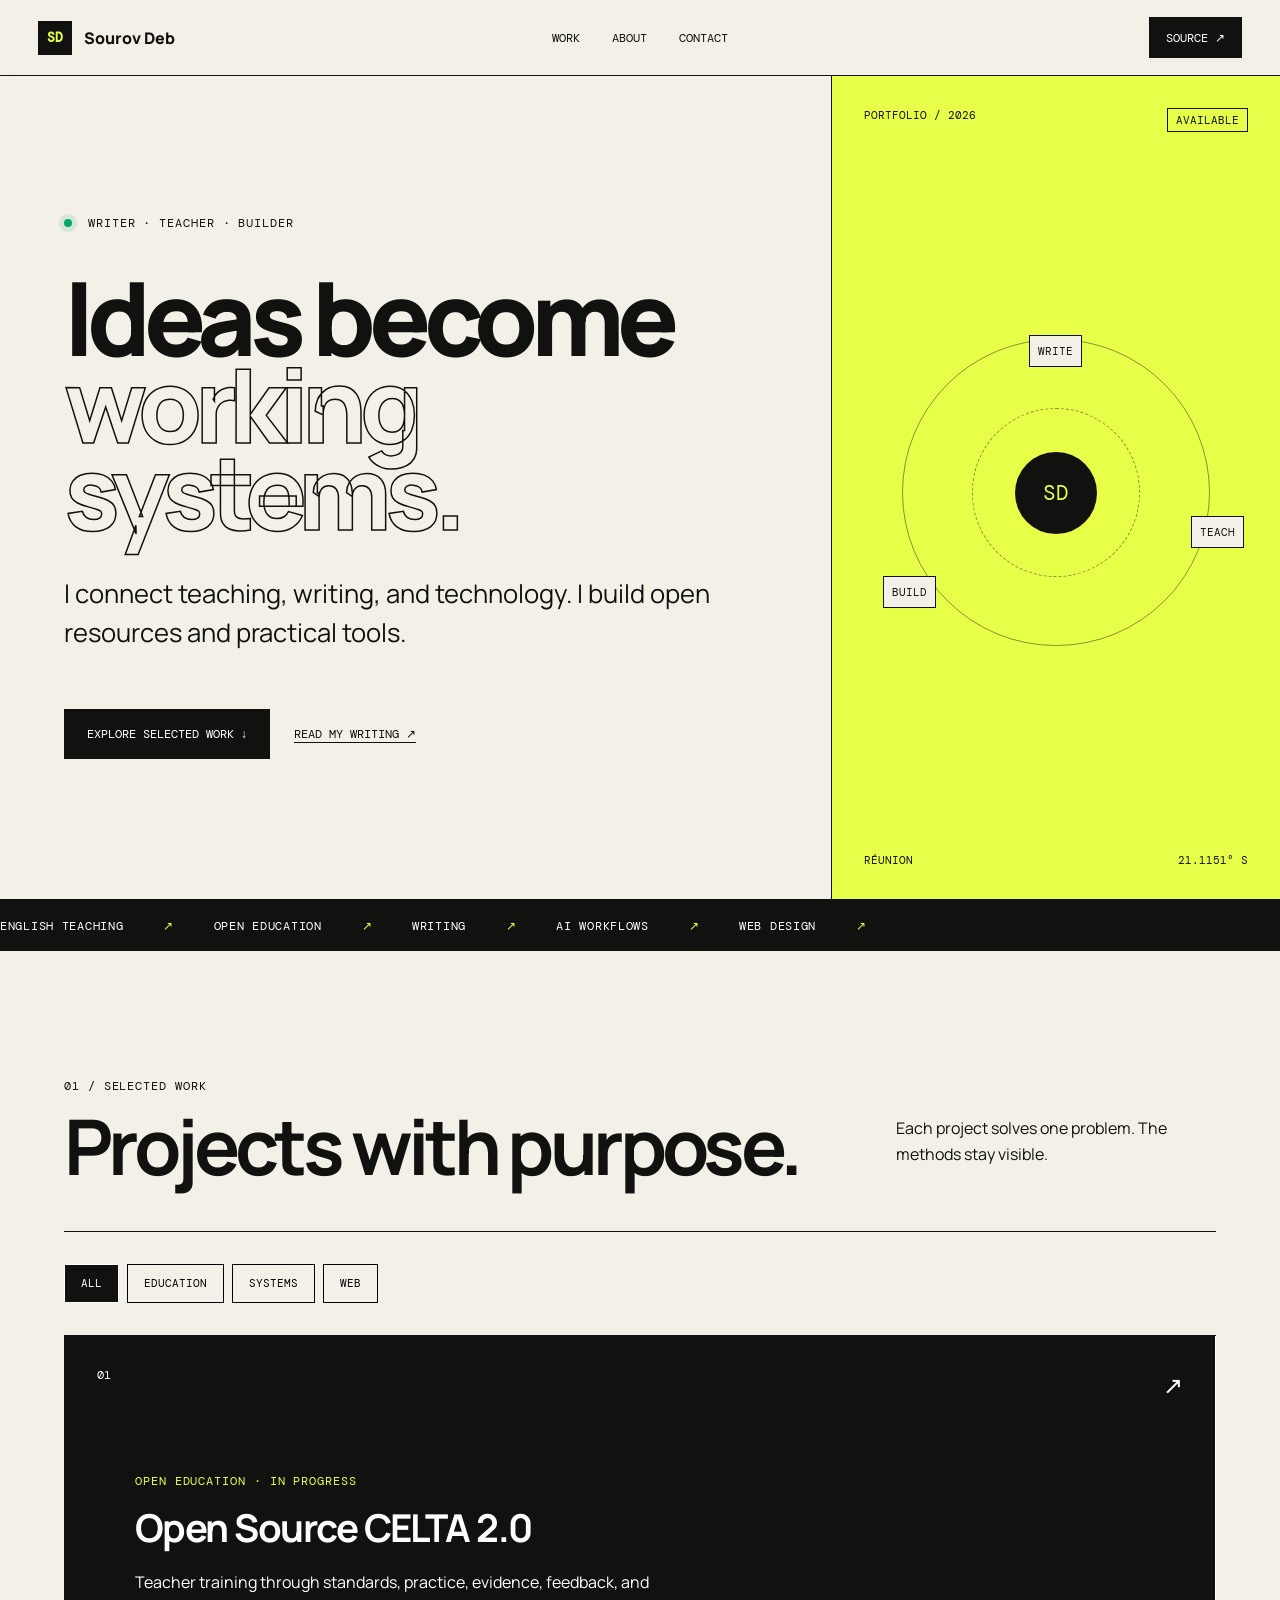
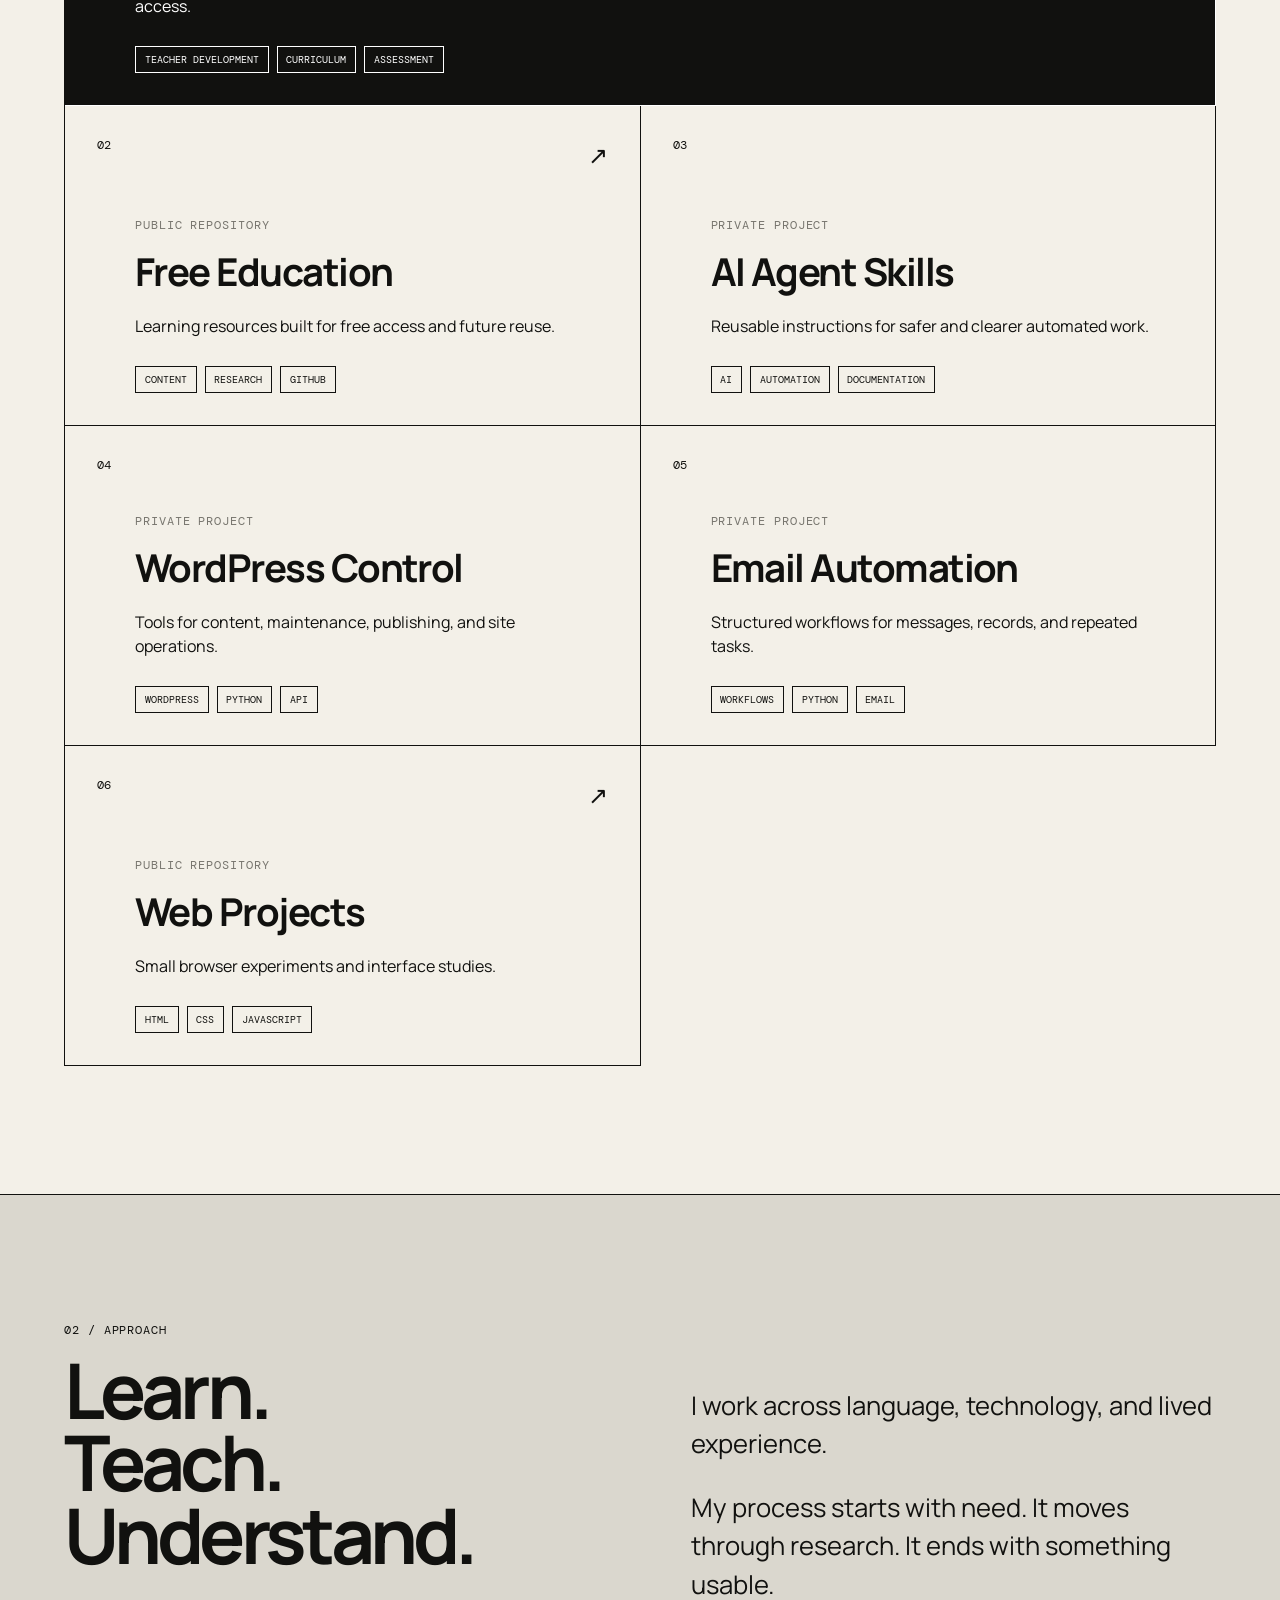
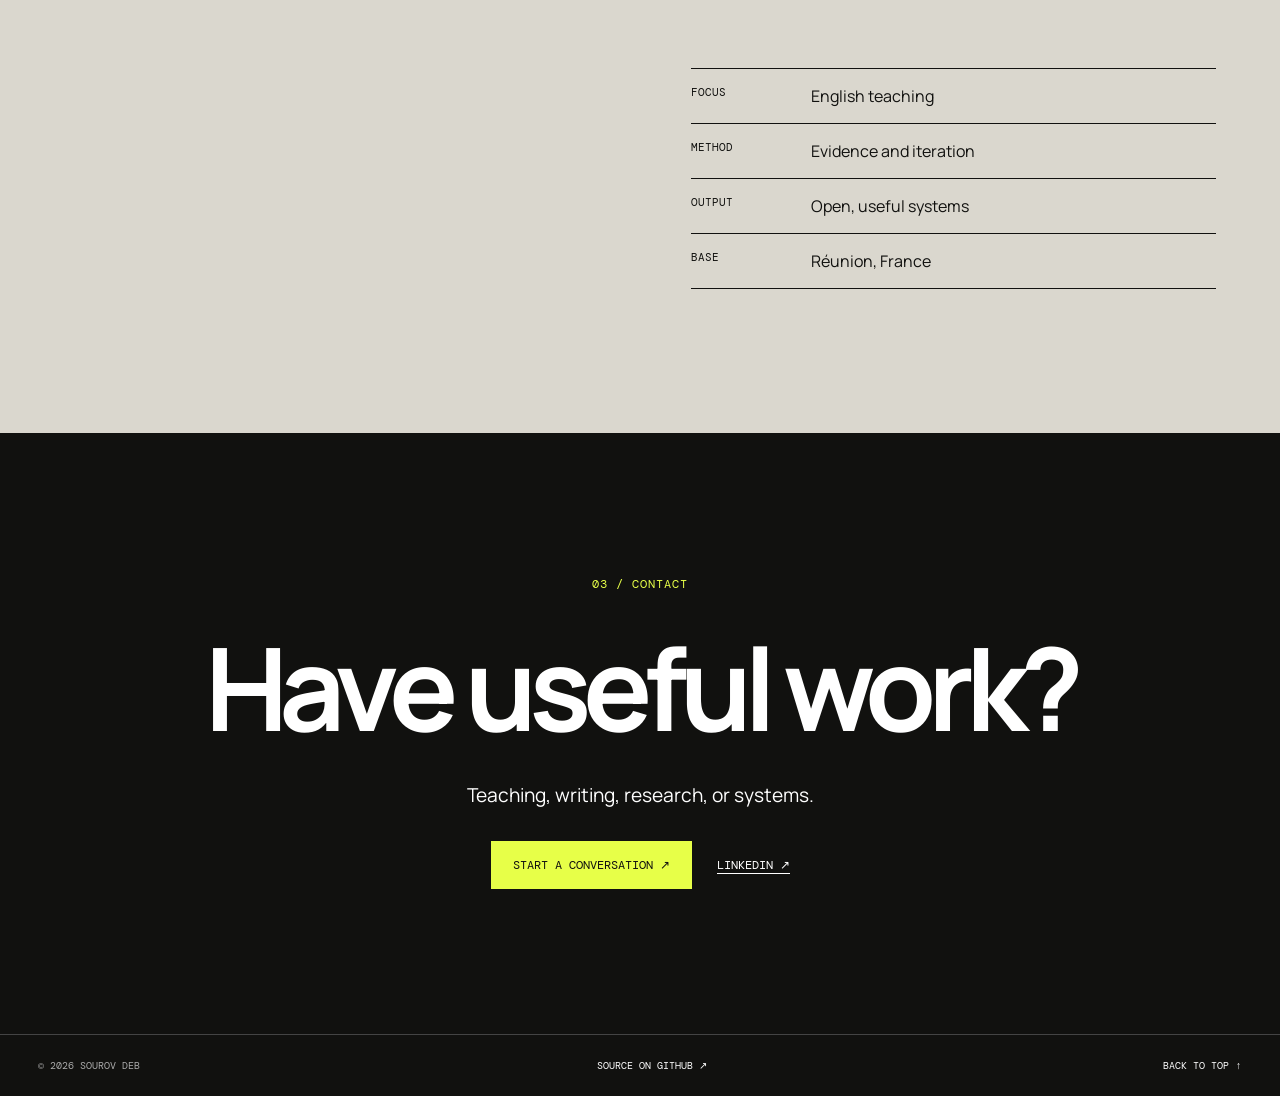
<file: index.html>
<!doctype html>
<html lang="en">
<head>
  <meta charset="utf-8">
  <meta name="viewport" content="width=device-width,initial-scale=1">
  <meta name="description" content="Sourov Deb's portfolio: teaching, writing, open education, and practical AI systems.">
  <meta name="theme-color" content="#e7ff48">
  <title>Sourov Deb — Portfolio</title>
  <link rel="icon" type="image/svg+xml" href="data:image/svg+xml,%3Csvg xmlns='http://www.w3.org/2000/svg' viewBox='0 0 64 64'%3E%3Crect width='64' height='64' fill='%23111111'/%3E%3Cpath d='M13 44V20h19c12 0 19 4 19 12s-7 12-19 12H13zm11-8h9c4 0 7-1 7-4s-3-4-7-4h-9v8z' fill='%23e7ff48'/%3E%3C/svg%3E">
  <link rel="preconnect" href="https://fonts.googleapis.com">
  <link rel="preconnect" href="https://fonts.gstatic.com" crossorigin>
  <link href="https://fonts.googleapis.com/css2?family=DM+Mono:wght@400;500&family=Manrope:wght@400;500;600;700;800&display=swap" rel="stylesheet">
  <link rel="stylesheet" href="styles.css">
</head>
<body>
  <a class="skip" href="#work">Skip to projects</a>
  <header class="topbar">
    <a class="brand" href="#top" aria-label="Sourov Deb, home">
      <span class="brand-mark">SD</span>
      <span>Sourov Deb</span>
    </a>
    <nav aria-label="Main navigation">
      <a href="#work">Work</a>
      <a href="#about">About</a>
      <a href="#contact">Contact</a>
    </nav>
    <a class="button small" href="https://github.com/sourovdeb/WEB-Projects" target="_blank" rel="noreferrer">Source ↗</a>
  </header>

  <main id="top">
    <section class="hero" aria-labelledby="hero-title">
      <div class="hero-copy">
        <p class="eyebrow"><span class="pulse"></span> Writer · Teacher · Builder</p>
        <h1 id="hero-title">Ideas become<br><span>working systems.</span></h1>
        <p class="lede">I connect teaching, writing, and technology. I build open resources and practical tools.</p>
        <div class="actions">
          <a class="button" href="#work">Explore selected work ↓</a>
          <a class="text-link" href="https://sourovdeb.com" target="_blank" rel="noreferrer">Read my writing ↗</a>
        </div>
      </div>
      <aside class="signal" aria-label="Portfolio overview">
        <div class="signal-top">
          <span>PORTFOLIO / 2026</span>
          <span class="status">AVAILABLE</span>
        </div>
        <div class="orbit" aria-hidden="true">
          <span class="orbit-ring ring-one"></span>
          <span class="orbit-ring ring-two"></span>
          <span class="node node-a">WRITE</span>
          <span class="node node-b">TEACH</span>
          <span class="node node-c">BUILD</span>
          <span class="core">SD</span>
        </div>
        <div class="signal-bottom">
          <span>RÉUNION</span><span>21.1151° S</span>
        </div>
      </aside>
    </section>

    <section class="ticker" aria-label="Skills">
      <div>ENGLISH TEACHING <i>↗</i> OPEN EDUCATION <i>↗</i> WRITING <i>↗</i> AI WORKFLOWS <i>↗</i> WEB DESIGN <i>↗</i></div>
    </section>

    <section class="work" id="work" aria-labelledby="work-title">
      <div class="section-head">
        <div><p class="eyebrow">01 / SELECTED WORK</p><h2 id="work-title">Projects with purpose.</h2></div>
        <p>Each project solves one problem. The methods stay visible.</p>
      </div>

      <div class="filters" role="group" aria-label="Filter projects">
        <button class="filter active" data-filter="all" aria-pressed="true">All</button>
        <button class="filter" data-filter="education" aria-pressed="false">Education</button>
        <button class="filter" data-filter="systems" aria-pressed="false">Systems</button>
        <button class="filter" data-filter="web" aria-pressed="false">Web</button>
      </div>

      <div class="project-grid">
        <article class="project featured" data-category="education">
          <div class="project-index">01</div>
          <div class="project-body">
            <p class="tag">OPEN EDUCATION · IN PROGRESS</p>
            <h3>Open Source CELTA 2.0</h3>
            <p>Teacher training through standards, practice, evidence, feedback, and access.</p>
            <div class="project-meta"><span>TEACHER DEVELOPMENT</span><span>CURRICULUM</span><span>ASSESSMENT</span></div>
          </div>
          <span class="project-arrow" aria-hidden="true">↗</span>
        </article>

        <a class="project" data-category="education" href="https://github.com/sourovdeb/free_education" target="_blank" rel="noreferrer">
          <div class="project-index">02</div>
          <div class="project-body">
            <p class="tag">PUBLIC REPOSITORY</p>
            <h3>Free Education</h3>
            <p>Learning resources built for free access and future reuse.</p>
            <div class="project-meta"><span>CONTENT</span><span>RESEARCH</span><span>GITHUB</span></div>
          </div>
          <span class="project-arrow" aria-hidden="true">↗</span>
        </a>

        <article class="project" data-category="systems">
          <div class="project-index">03</div>
          <div class="project-body">
            <p class="tag">PRIVATE PROJECT</p>
            <h3>AI Agent Skills</h3>
            <p>Reusable instructions for safer and clearer automated work.</p>
            <div class="project-meta"><span>AI</span><span>AUTOMATION</span><span>DOCUMENTATION</span></div>
          </div>
        </article>

        <article class="project" data-category="web">
          <div class="project-index">04</div>
          <div class="project-body">
            <p class="tag">PRIVATE PROJECT</p>
            <h3>WordPress Control</h3>
            <p>Tools for content, maintenance, publishing, and site operations.</p>
            <div class="project-meta"><span>WORDPRESS</span><span>PYTHON</span><span>API</span></div>
          </div>
        </article>

        <article class="project" data-category="systems">
          <div class="project-index">05</div>
          <div class="project-body">
            <p class="tag">PRIVATE PROJECT</p>
            <h3>Email Automation</h3>
            <p>Structured workflows for messages, records, and repeated tasks.</p>
            <div class="project-meta"><span>WORKFLOWS</span><span>PYTHON</span><span>EMAIL</span></div>
          </div>
        </article>

        <a class="project" data-category="web" href="https://github.com/sourovdeb/WEB-Projects" target="_blank" rel="noreferrer">
          <div class="project-index">06</div>
          <div class="project-body">
            <p class="tag">PUBLIC REPOSITORY</p>
            <h3>Web Projects</h3>
            <p>Small browser experiments and interface studies.</p>
            <div class="project-meta"><span>HTML</span><span>CSS</span><span>JAVASCRIPT</span></div>
          </div>
          <span class="project-arrow" aria-hidden="true">↗</span>
        </a>
      </div>
    </section>

    <section class="about" id="about" aria-labelledby="about-title">
      <div><p class="eyebrow">02 / APPROACH</p><h2 id="about-title">Learn.<br>Teach.<br>Understand.</h2></div>
      <div class="about-copy">
        <p>I work across language, technology, and lived experience.</p>
        <p>My process starts with need. It moves through research. It ends with something usable.</p>
        <dl>
          <div><dt>FOCUS</dt><dd>English teaching</dd></div>
          <div><dt>METHOD</dt><dd>Evidence and iteration</dd></div>
          <div><dt>OUTPUT</dt><dd>Open, useful systems</dd></div>
          <div><dt>BASE</dt><dd>Réunion, France</dd></div>
        </dl>
      </div>
    </section>

    <section class="contact" id="contact" aria-labelledby="contact-title">
      <p class="eyebrow">03 / CONTACT</p>
      <h2 id="contact-title">Have useful work?</h2>
      <p>Teaching, writing, research, or systems.</p>
      <div class="actions center">
        <a class="button light" href="mailto:sourovdeb.is@gmail.com">Start a conversation ↗</a>
        <a class="text-link light-link" href="https://www.linkedin.com/in/sourovdeb/" target="_blank" rel="noreferrer">LinkedIn ↗</a>
      </div>
    </section>
  </main>

  <footer><span>© <span id="year"></span> SOUROV DEB</span><a href="https://github.com/sourovdeb/WEB-Projects" target="_blank" rel="noreferrer">SOURCE ON GITHUB ↗</a><a href="#top">BACK TO TOP ↑</a></footer>
  <script src="script.js"></script>
</body>
</html>
</file>
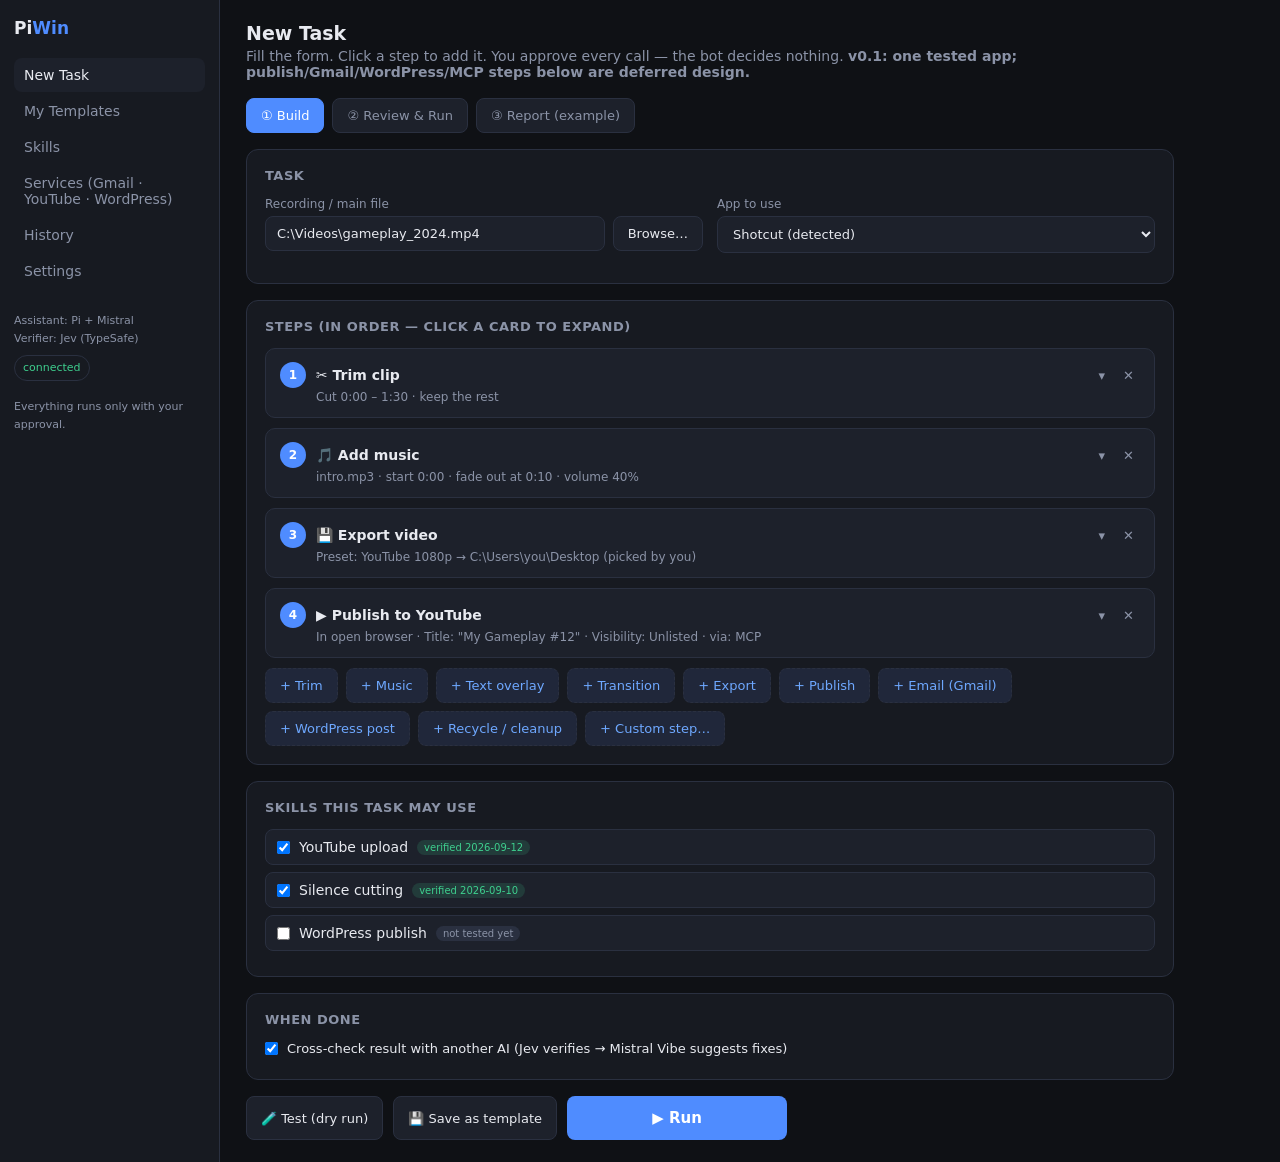
<file: pi-windows-agent/mockup/index.html>
<!DOCTYPE html>
<html lang="en">
<head>
<meta charset="UTF-8">
<meta name="viewport" content="width=device-width, initial-scale=1.0">
<title>PiWin — UI Mockup</title>
<style>
  :root{
    --bg:#0f1115;--panel:#171a21;--card:#1d212b;--line:#2a3040;
    --txt:#e8eaf0;--mut:#8b93a7;--acc:#4f8cff;--acc2:#6ea8ff;
    --ok:#3ecf8e;--warn:#f5b83d;--bad:#ef5b5b;
  }
  *{box-sizing:border-box;margin:0;padding:0;font-family:"Segoe UI",system-ui,sans-serif}
  body{background:var(--bg);color:var(--txt);font-size:14px}
  .app{display:grid;grid-template-columns:220px 1fr;min-height:100vh}
  /* sidebar */
  .side{background:var(--panel);border-right:1px solid var(--line);padding:18px 14px}
  .logo{font-weight:700;font-size:17px;margin-bottom:20px}
  .logo span{color:var(--acc)}
  .nav a{display:block;padding:9px 10px;border-radius:8px;color:var(--mut);text-decoration:none;margin-bottom:2px}
  .nav a.on{background:var(--card);color:var(--txt)}
  .nav a:hover{color:var(--txt)}
  .foot{margin-top:24px;font-size:11px;color:var(--mut);line-height:1.6}
  .mode{display:inline-block;margin-top:8px;padding:3px 8px;border:1px solid var(--line);border-radius:20px;font-size:11px;color:var(--ok)}
  /* main */
  .main{padding:22px 26px;max-width:980px}
  h1{font-size:19px;margin-bottom:4px}
  .sub{color:var(--mut);margin-bottom:18px}
  .panel{background:var(--panel);border:1px solid var(--line);border-radius:12px;padding:18px;margin-bottom:16px}
  .panel h2{font-size:13px;text-transform:uppercase;letter-spacing:.5px;color:var(--mut);margin-bottom:14px}
  .row{display:flex;gap:14px;flex-wrap:wrap;margin-bottom:12px}
  .f{flex:1;min-width:200px}
  label{display:block;font-size:12px;color:var(--mut);margin-bottom:5px}
  input[type=text],select,textarea{width:100%;background:var(--card);border:1px solid var(--line);border-radius:8px;color:var(--txt);padding:9px 11px;font-size:13px}
  .picker{display:flex;gap:8px;align-items:center}
  .picker input{flex:1}
  button{cursor:pointer;border:none;border-radius:8px;font-size:13px;padding:9px 14px}
  .btn-sec{background:var(--card);color:var(--txt);border:1px solid var(--line)}
  .btn-acc{background:var(--acc);color:#fff;font-weight:600}
  .btn-acc.big{width:100%;padding:13px;font-size:15px}
  .btn-ok{background:var(--ok);color:#08281a;font-weight:600}
  .btn-stop{background:transparent;border:1px solid var(--bad);color:var(--bad)}
  /* steps */
  .step{background:var(--card);border:1px solid var(--line);border-radius:10px;padding:13px 14px;margin-bottom:10px}
  .step .head{display:flex;align-items:center;gap:10px}
  .num{width:26px;height:26px;border-radius:50%;background:var(--acc);color:#fff;display:flex;align-items:center;justify-content:center;font-size:12px;font-weight:700;flex-shrink:0}
  .sname{font-weight:600}
  .sdesc{color:var(--mut);font-size:12px;margin:2px 0 0 36px}
  .right{margin-left:auto;display:flex;gap:6px}
  .icon{background:transparent;border:none;color:var(--mut);font-size:13px;padding:4px 6px}
  .icon:hover{color:var(--txt)}
  .assist{margin:10px 0 0 36px;border-top:1px dashed var(--line);padding-top:10px}
  .assist .t{font-size:12px;color:var(--warn);margin-bottom:8px}
  .assist textarea{min-height:48px;font-size:12px}
  .chips{display:flex;gap:6px;flex-wrap:wrap;margin-top:8px}
  .chip{font-size:11px;padding:3px 9px;border-radius:20px;background:#232839;color:var(--mut)}
  .chip.r{color:var(--acc2);cursor:pointer}
  .steps-add{display:flex;gap:8px;flex-wrap:wrap;margin-top:4px}
  .steps-add button{background:#20273a;color:var(--acc2);border:1px dashed var(--line)}
  /* skills */
  .skill{display:flex;align-items:center;gap:9px;background:var(--card);border:1px solid var(--line);border-radius:8px;padding:9px 11px;margin-bottom:7px}
  .badge{font-size:10px;padding:2px 7px;border-radius:20px;background:rgba(62,207,142,.15);color:var(--ok)}
  .badge.none{background:#2a3040;color:var(--mut)}
  /* checklist run view */
  .run{display:none}
  .bar{position:sticky;top:0;background:var(--panel);border:1px solid var(--line);border-radius:12px;padding:12px 16px;display:flex;align-items:center;gap:12px;margin-bottom:16px;z-index:5}
  .bar .st{font-weight:600}
  .bar .prog{flex:1;height:7px;background:var(--card);border-radius:6px;overflow:hidden}
  .bar .prog i{display:block;height:100%;background:var(--acc);width:38%}
  .rstep{display:flex;align-items:center;gap:12px;background:var(--card);border:1px solid var(--line);border-radius:10px;padding:12px 14px;margin-bottom:8px}
  .dot{width:22px;height:22px;border-radius:50%;display:flex;align-items:center;justify-content:center;font-size:11px;flex-shrink:0}
  .done{background:var(--ok);color:#08281a}
  .wait{background:#2a3040;color:var(--mut)}
  .act{background:var(--acc);color:#fff;animation:pulse 1.2s infinite}
  @keyframes pulse{50%{opacity:.55}}
  .res{margin-left:auto;color:var(--mut);font-size:12px}
  .res.ok{color:var(--ok)}
  .gate{margin-left:auto}
  .confirm{background:rgba(245,184,61,.07);border:1px solid rgba(245,184,61,.4);border-radius:10px;padding:12px 14px;margin-bottom:8px;font-size:13px}
  .confirm b{color:var(--warn)}
  .report .score{font-size:26px;font-weight:700;color:var(--ok)}
  .report .grid{display:grid;grid-template-columns:1fr 1fr;gap:10px;margin:14px 0}
  .report .cell{background:var(--card);border:1px solid var(--line);border-radius:8px;padding:10px 12px;font-size:12px}
  .fix{display:flex;align-items:center;gap:10px;background:var(--card);border:1px solid var(--line);border-left:3px solid var(--warn);border-radius:8px;padding:10px 12px;margin-bottom:8px;font-size:13px}
  .tabs{display:flex;gap:8px;margin-bottom:16px}
  .tabs button{background:var(--card);border:1px solid var(--line);color:var(--mut)}
  .tabs button.on{background:var(--acc);border-color:var(--acc);color:#fff}
</style>
</head>
<body>
<div class="app">
  <div class="side">
    <div class="logo">Pi<span>Win</span></div>
    <div class="nav">
      <a href="#" class="on">New Task</a>
      <a href="#">My Templates</a>
      <a href="#">Skills</a>
      <a href="#">Services (Gmail · YouTube · WordPress)</a>
      <a href="#">History</a>
      <a href="#">Settings</a>
    </div>
    <div class="foot">
      Assistant: Pi + Mistral<br>
      Verifier: Jev (TypeSafe) <span class="mode">connected</span><br><br>
      Everything runs only with your approval.
    </div>
  </div>

  <div class="main">

  <!-- ================= BUILD TAB ================= -->
  <div id="build">
    <h1>New Task</h1>
    <div class="sub">Fill the form. Click a step to add it. You approve every call — the bot decides nothing. <b>v0.1: one tested app; publish/Gmail/WordPress/MCP steps below are deferred design.</b></div>

    <div class="tabs">
      <button data-tab="build" class="on" onclick="show('build')">① Build</button>
      <button data-tab="run" onclick="show('run')">② Review &amp; Run</button>
      <button data-tab="report" onclick="show('report')">③ Report (example)</button>
    </div>

    <div class="panel">
      <h2>Task</h2>
      <div class="row">
        <div class="f">
          <label>Recording / main file</label>
          <div class="picker"><input type="text" value="C:\Videos\gameplay_2024.mp4"><button class="btn-sec">Browse…</button></div>
        </div>
        <div class="f">
          <label>App to use</label>
          <select><option>Shotcut (detected)</option><option>Clipchamp (detected)</option><option>Other…</option></select>
        </div>
      </div>
    </div>

    <div class="panel">
      <h2>Steps (in order — click a card to expand)</h2>

      <div class="step">
        <div class="head"><div class="num">1</div><div><div class="sname">✂️ Trim clip</div></div>
          <div class="right"><button class="icon" onclick="tog(this)">▾</button><button class="icon" onclick="del(this)">✕</button></div></div>
        <div class="sdesc">Cut 0:00 – 1:30 · keep the rest</div>
        <div class="assist" style="display:none">
          <div class="t">⚠ If there's a problem… (your references &amp; alternatives)</div>
          <textarea>Ref: screenshot of Shotcut timeline. Alt: if the clip won't split at 1:30, split at nearest keyframe.</textarea>
          <div class="chips"><span class="chip r">📎 screenshot_timeline.png</span><span class="chip r">🔗 how-to: cutting in Shotcut</span></div>
        </div>
      </div>

      <div class="step">
        <div class="head"><div class="num">2</div><div><div class="sname">🎵 Add music</div></div>
          <div class="right"><button class="icon" onclick="tog(this)">▾</button><button class="icon" onclick="del(this)">✕</button></div></div>
        <div class="sdesc">intro.mp3 · start 0:00 · fade out at 0:10 · volume 40%</div>
        <div class="assist" style="display:none">
          <div class="t">⚠ If there's a problem… (your references &amp; alternatives)</div>
          <textarea>Alt: if intro.mp3 is too loud, use music_soft.mp3 instead.</textarea>
          <div class="chips"><span class="chip r">🎵 music_soft.mp3</span></div>
        </div>
      </div>

      <div class="step">
        <div class="head"><div class="num">3</div><div><div class="sname">💾 Export video</div></div>
          <div class="right"><button class="icon" onclick="tog(this)">▾</button><button class="icon" onclick="del(this)">✕</button></div></div>
        <div class="sdesc">Preset: YouTube 1080p → C:\Users\you\Desktop (picked by you)</div>
        <div class="assist" style="display:none">
          <div class="t">⚠ If there's a problem…</div>
          <textarea>Alt: export 720p if export takes longer than 10 minutes.</textarea>
        </div>
      </div>

      <div class="step">
        <div class="head"><div class="num">4</div><div><div class="sname">▶ Publish to YouTube</div></div>
          <div class="right"><button class="icon" onclick="tog(this)">▾</button><button class="icon" onclick="del(this)">✕</button></div></div>
        <div class="sdesc">In open browser · Title: "My Gameplay #12" · Visibility: Unlisted · via: MCP</div>
        <div class="assist" style="display:none">
          <div class="t">⚠ If there's a problem…</div>
          <textarea>Alt: if upload page is stuck, use YouTube API instead of browser.</textarea>
        </div>
      </div>

      <div class="steps-add">
        <button onclick="addStep(this)">+ Trim</button><button onclick="addStep(this)">+ Music</button><button onclick="addStep(this)">+ Text overlay</button><button onclick="addStep(this)">+ Transition</button>
        <button onclick="addStep(this)">+ Export</button><button onclick="addStep(this)">+ Publish</button><button onclick="addStep(this)">+ Email (Gmail)</button>
        <button onclick="addStep(this)">+ WordPress post</button><button onclick="addStep(this)">+ Recycle / cleanup</button><button onclick="addStep(this)">+ Custom step…</button>
      </div>
    </div>

    <div class="panel">
      <h2>Skills this task may use</h2>
      <div class="skill"><input type="checkbox" checked> <span>YouTube upload</span> <span class="badge">verified 2026-09-12</span></div>
      <div class="skill"><input type="checkbox" checked> <span>Silence cutting</span> <span class="badge">verified 2026-09-10</span></div>
      <div class="skill"><input type="checkbox"> <span>WordPress publish</span> <span class="badge none">not tested yet</span></div>
    </div>

    <div class="panel">
      <h2>When done</h2>
      <label style="display:flex;gap:9px;align-items:center;font-size:13px;color:var(--txt)">
        <input type="checkbox" checked> Cross-check result with another AI (Jev verifies → Mistral Vibe suggests fixes)
      </label>
    </div>

    <div style="display:flex;gap:10px">
      <button class="btn-sec" onclick="showRun()">🧪 Test (dry run)</button>
      <button class="btn-sec">💾 Save as template</button>
      <button class="btn-acc big" style="max-width:220px" onclick="showRun()">▶ Run</button>
    </div>
  </div>

  <!-- ================= RUN TAB ================= -->
  <div class="run" id="run">
    <h1>Review &amp; Run</h1>
    <div class="sub">Jev checked every step against your form. Red = something beyond your request — you decide.</div>

    <div class="tabs">
      <button data-tab="build" onclick="show('build')">① Build</button>
      <button data-tab="run" class="on" onclick="show('run')">② Review &amp; Run</button>
      <button data-tab="report" onclick="show('report')">③ Report (example)</button>
    </div>

    <div class="confirm" style="border-color:rgba(239,91,91,.5);background:rgba(239,91,91,.07)">
      <b>Jev flag 78%:</b> Step 5 "Add end screen" was not in your form — steps you did not ask for are <b>removed by default</b>. To keep it, edit the form so it is explicitly yours. &nbsp;
      <button class="btn-ok" style="padding:4px 10px" onclick="alert('Step 5 is removed from the plan. (Steps you did not ask for are removed by default.)')">Remove (default)</button>
      <button class="btn-stop" style="padding:4px 10px">Edit form to keep it</button>
    </div>

    <div class="bar">
      <span class="st">Running step 2 of 5 (steps 3–4 not started: each call needs your approval)</span>
      <div class="prog"><i></i></div>
      <button class="btn-stop">⏸ Pause</button><button class="btn-stop">■ Stop</button>
    </div>

    <div class="rstep"><div class="dot done">✓</div><div>1. Trim clip — cut 0:00–1:30 in Shotcut</div><div class="res ok">done · screenshot</div></div>
    <div class="rstep"><div class="dot act">…</div><div>2. Add music — intro.mp3 at 0:00</div><div class="res">working…</div></div>
    <div class="rstep"><div class="dot wait">3</div><div>3. Export video → Desktop</div><div class="res"></div><div class="gate"><button class="btn-sec" style="padding:5px 10px" onclick="approve(this)">Approve</button></div></div>
    <div class="rstep"><div class="dot wait">4</div><div>4. Publish to YouTube (Unlisted)</div><div class="res"></div><div class="gate"><button class="btn-sec" style="padding:5px 10px" onclick="approve(this)">Approve</button></div></div>

    <div class="confirm">
      <b>Step 4 needs your confirmation:</b> "About to publish <b>My Gameplay #12</b> as <b>Unlisted</b> to your channel.
      This cannot be undone." — type the video title to confirm: <input type="text" style="width:200px;display:inline-block">
    </div>
  </div>

  <!-- ================= REPORT TAB ================= -->
  <div class="run report" id="report">
    <h1>Task Report</h1>
    <div class="sub">Everything finished — verified by Jev, fixes (if any) suggested by Mistral Vibe.</div>

    <div class="tabs">
      <button data-tab="build" onclick="show('build')">① Build</button>
      <button data-tab="run" onclick="show('run')">② Review &amp; Run</button>
      <button data-tab="report" class="on" onclick="show('report')">③ Report (example)</button>
    </div>

    <div class="panel">
      <div class="score">5 / 5 steps complete ✓</div>
      <div style="color:var(--mut)">Video link: <span style="color:var(--acc2)">youtu.be/xK92jf…</span> (click to copy)</div>
      <div class="grid">
        <div class="cell"><b>Jev verification:</b><br>All requested steps completed. Nothing extra was done.<br>Confidence: 96%</div>
        <div class="cell"><b>Cross-check AI:</b><br>Mistral Vibe reviewed the run log.<br>No issues found.</div>
      </div>
    </div>

    <div class="panel">
      <h2>Fix suggestions (only if Jev flags something)</h2>
      <div class="fix">🔊 Music slightly loud at 0:45 — re-export at 35% volume? <button class="btn-ok" style="margin-left:auto;padding:5px 12px">Run fix</button><button class="btn-stop" style="padding:5px 12px">Ignore</button></div>
      <div style="color:var(--mut);font-size:12px">Fixes run as new tasks through the dispatcher guard — same approvals apply.</div>
    </div>
  </div>

  </div>
</div>

<script>
function tog(b){const a=b.closest('.step').querySelector('.assist');a.style.display=a.style.display==='none'?'block':'none';}
function del(b){if(confirm('Remove this step from the task?'))b.closest('.step').remove();renumber();}
let stepno=5;
function addStep(b){stepno++;const d=document.createElement('div');d.className='step';d.innerHTML='<div class="head"><div class="num">'+stepno+'</div><div><div class="sname">'+b.textContent.replace('+ ','')+'</div></div><div class="right"><button class="icon" onclick="tog(this)">▾</button><button class="icon" onclick="del(this)">✕</button></div></div><div class="sdesc">(new step — fill its fields)</div><div class="assist" style="display:none"><div class="t">⚠ If there\'s a problem… (your references &amp; alternatives)</div><textarea></textarea></div>';
document.querySelector('.panel .step').parentNode.insertBefore(d,document.querySelector('.steps-add'));
renumber();}
function renumber(){document.querySelectorAll('.step .num').forEach((n,i)=>n.textContent=i+1);}
function approve(b){const r=b.closest('.rstep');const gate=b.parentNode;const res=r.querySelector('.res');gate.remove();if(res){res.className='res ok';res.textContent='approved — waiting';}}
const TABS=[['build','① Build'],['run','② Review & Run'],['report','③ Report (example)']];
function show(id){['build','run','report'].forEach(x=>document.getElementById(x).style.display=x===id?'block':'none');
document.querySelectorAll('.tabs').forEach(t=>{[...t.children].forEach((btn,i)=>btn.classList.toggle('on',t.children[i].dataset.tab===id));});}
function showBuild(){show('build')}
function showRun(){show('run')}
function showReport(){show('report')}
</script>
</body>
</html>
</file>
<file: styles.css>
:root{--ink:#11110f;--paper:#f3f0e8;--acid:#e7ff48;--muted:#77756e;--line:rgba(17,17,15,.2);--mono:"DM Mono",monospace;--sans:"Manrope",sans-serif}*{box-sizing:border-box}html{scroll-behavior:smooth}body{margin:0;background:var(--paper);color:var(--ink);font-family:var(--sans);font-size:16px}.skip{position:fixed;left:1rem;top:-5rem;background:var(--acid);color:#000;padding:.75rem;z-index:99}.skip:focus{top:1rem}a{color:inherit;text-decoration:none}.topbar{height:76px;border-bottom:1px solid var(--ink);display:grid;grid-template-columns:1fr auto 1fr;align-items:center;padding:0 3vw;position:sticky;top:0;background:rgba(243,240,232,.94);backdrop-filter:blur(12px);z-index:20}.brand{display:flex;gap:.75rem;align-items:center;font-weight:800}.brand-mark{display:grid;place-items:center;width:34px;height:34px;background:var(--ink);color:var(--acid);font-family:var(--mono);font-size:.8rem}.topbar nav{display:flex;gap:2rem;font-family:var(--mono);font-size:.75rem;text-transform:uppercase}.topbar nav a:hover{text-decoration:underline}.topbar>.button{justify-self:end}.button{display:inline-flex;align-items:center;justify-content:center;background:var(--ink);color:white;padding:1rem 1.35rem;font-family:var(--mono);font-size:.75rem;text-transform:uppercase;border:1px solid var(--ink);transition:.18s}.button:hover{background:var(--acid);color:var(--ink)}.button.small{padding:.7rem 1rem}.hero{min-height:calc(100vh - 76px);display:grid;grid-template-columns:1.3fr .7fr;border-bottom:1px solid var(--ink)}.hero-copy{display:flex;flex-direction:column;justify-content:center;padding:8vw 5vw;border-right:1px solid var(--ink)}.eyebrow,.tag{font-family:var(--mono);font-size:.72rem;letter-spacing:.08em;text-transform:uppercase}.pulse{display:inline-block;width:8px;height:8px;border-radius:50%;background:#00a56a;margin-right:.5rem;box-shadow:0 0 0 5px rgba(0,165,106,.12)}h1,h2,h3,p{margin-top:0}h1{font-size:clamp(3.2rem,8vw,8.4rem);line-height:.85;letter-spacing:-.07em;margin:2rem 0 2.5rem;font-weight:800}h1 span{-webkit-text-stroke:1.5px var(--ink);color:transparent}.lede{max-width:650px;font-size:clamp(1.1rem,2vw,1.6rem);line-height:1.5}.actions{display:flex;align-items:center;gap:1.5rem;margin-top:2rem}.text-link{font-family:var(--mono);font-size:.78rem;text-transform:uppercase;border-bottom:1px solid}.signal{display:flex;flex-direction:column;justify-content:space-between;background:var(--acid);padding:2rem;font-family:var(--mono);font-size:.7rem}.signal-top,.signal-bottom{display:flex;justify-content:space-between}.status{padding:.25rem .5rem;border:1px solid}.orbit{position:relative;aspect-ratio:1;display:grid;place-items:center;max-width:480px;margin:auto;width:100%}.orbit-ring{position:absolute;border:1px solid rgba(17,17,15,.45);border-radius:50%}.ring-one{inset:10%;animation:spin 28s linear infinite}.ring-two{inset:28%;border-style:dashed;animation:spin 18s linear reverse infinite}.core{display:grid;place-items:center;width:82px;height:82px;background:var(--ink);color:var(--acid);border-radius:50%;font-size:1.3rem}.node{position:absolute;background:var(--paper);border:1px solid;padding:.5rem}.node-a{top:9%;left:43%}.node-b{right:1%;top:56%}.node-c{left:5%;bottom:20%}@keyframes spin{to{transform:rotate(360deg)}}.ticker{overflow:hidden;background:var(--ink);color:white;padding:1.1rem 0;white-space:nowrap;font-family:var(--mono);font-size:.75rem;letter-spacing:.06em}.ticker div{width:max-content;animation:marquee 25s linear infinite}.ticker i{color:var(--acid);font-style:normal;margin:0 2rem}@keyframes marquee{to{transform:translateX(-30%)}}.work{padding:8rem 5vw}.section-head{display:grid;grid-template-columns:1fr 320px;gap:3rem;align-items:end;padding-bottom:3rem;border-bottom:1px solid}.section-head h2,.about h2{font-size:clamp(2.8rem,6vw,6.2rem);line-height:.95;letter-spacing:-.06em;margin:1rem 0 0}.section-head>p{line-height:1.6}.filters{display:flex;gap:.5rem;margin:2rem 0}.filter{border:1px solid;background:transparent;padding:.7rem 1rem;font-family:var(--mono);font-size:.7rem;text-transform:uppercase;cursor:pointer}.filter:hover,.filter.active{background:var(--ink);color:white}.project-grid{display:grid;grid-template-columns:1fr 1fr;border-top:1px solid;border-left:1px solid}.project{min-height:320px;border-right:1px solid;border-bottom:1px solid;padding:2rem;display:grid;grid-template-columns:auto 1fr auto;gap:1.5rem;position:relative;transition:.2s}.project:hover{background:var(--acid)}.project.featured{grid-column:1/-1;min-height:370px;background:var(--ink);color:white}.project.featured:hover{background:#24241f}.project[hidden]{display:none}.project-index{font-family:var(--mono);font-size:.72rem}.project-body{align-self:end}.project h3{font-size:clamp(1.8rem,3vw,3.2rem);letter-spacing:-.04em;margin:.6rem 0 1rem}.project p:not(.tag){max-width:560px;line-height:1.5}.tag{color:var(--muted)}.featured .tag{color:var(--acid)}.project-meta{display:flex;flex-wrap:wrap;gap:.5rem;margin-top:1.8rem}.project-meta span{font-family:var(--mono);font-size:.62rem;border:1px solid currentColor;padding:.35rem .55rem}.project-arrow{font-size:1.5rem}.about{display:grid;grid-template-columns:1fr 1fr;gap:8vw;padding:8rem 5vw;background:#dad7ce;border-top:1px solid}.about-copy{padding-top:4rem}.about-copy>p{font-size:clamp(1.25rem,2vw,1.8rem);line-height:1.5}.about dl{margin-top:4rem;border-top:1px solid}.about dl div{display:grid;grid-template-columns:120px 1fr;border-bottom:1px solid;padding:1rem 0}.about dt{font-family:var(--mono);font-size:.68rem}.about dd{margin:0}.contact{background:var(--ink);color:white;text-align:center;padding:9rem 5vw}.contact .eyebrow{color:var(--acid)}.contact h2{font-size:clamp(3.2rem,9vw,9rem);letter-spacing:-.07em;margin:1rem 0}.contact>p:not(.eyebrow){font-size:1.2rem}.center{justify-content:center}.button.light{background:var(--acid);color:var(--ink)}.button.light:hover{background:white}.light-link{color:white}footer{display:flex;justify-content:space-between;gap:1rem;padding:1.5rem 3vw;background:var(--ink);color:#aaa;border-top:1px solid #444;font-family:var(--mono);font-size:.65rem}footer a{color:white}@media(max-width:800px){.topbar{grid-template-columns:1fr auto;height:66px}.topbar nav{display:none}.hero{grid-template-columns:1fr}.hero-copy{border-right:0;border-bottom:1px solid;padding:5rem 6vw}.signal{min-height:520px}.section-head{grid-template-columns:1fr}.project-grid{grid-template-columns:1fr}.project.featured{grid-column:auto}.about{grid-template-columns:1fr}.about-copy{padding-top:0}footer{flex-direction:column;text-align:center}.button.small{font-size:0}.button.small:after{content:'GH ↗';font-size:.7rem}}@media(max-width:520px){h1{font-size:3.6rem}.hero-copy{padding-top:4rem}.actions{align-items:stretch;flex-direction:column}.text-link{text-align:center;padding:.6rem}.work{padding:6rem 4vw}.filters{overflow-x:auto}.project{min-height:300px;padding:1.2rem;gap:.75rem}.about,.contact{padding:6rem 5vw}.signal{min-height:420px}.about dl div{grid-template-columns:90px 1fr}}
@media(prefers-reduced-motion:reduce){html{scroll-behavior:auto}.orbit-ring,.ticker div{animation:none}}
</file>
